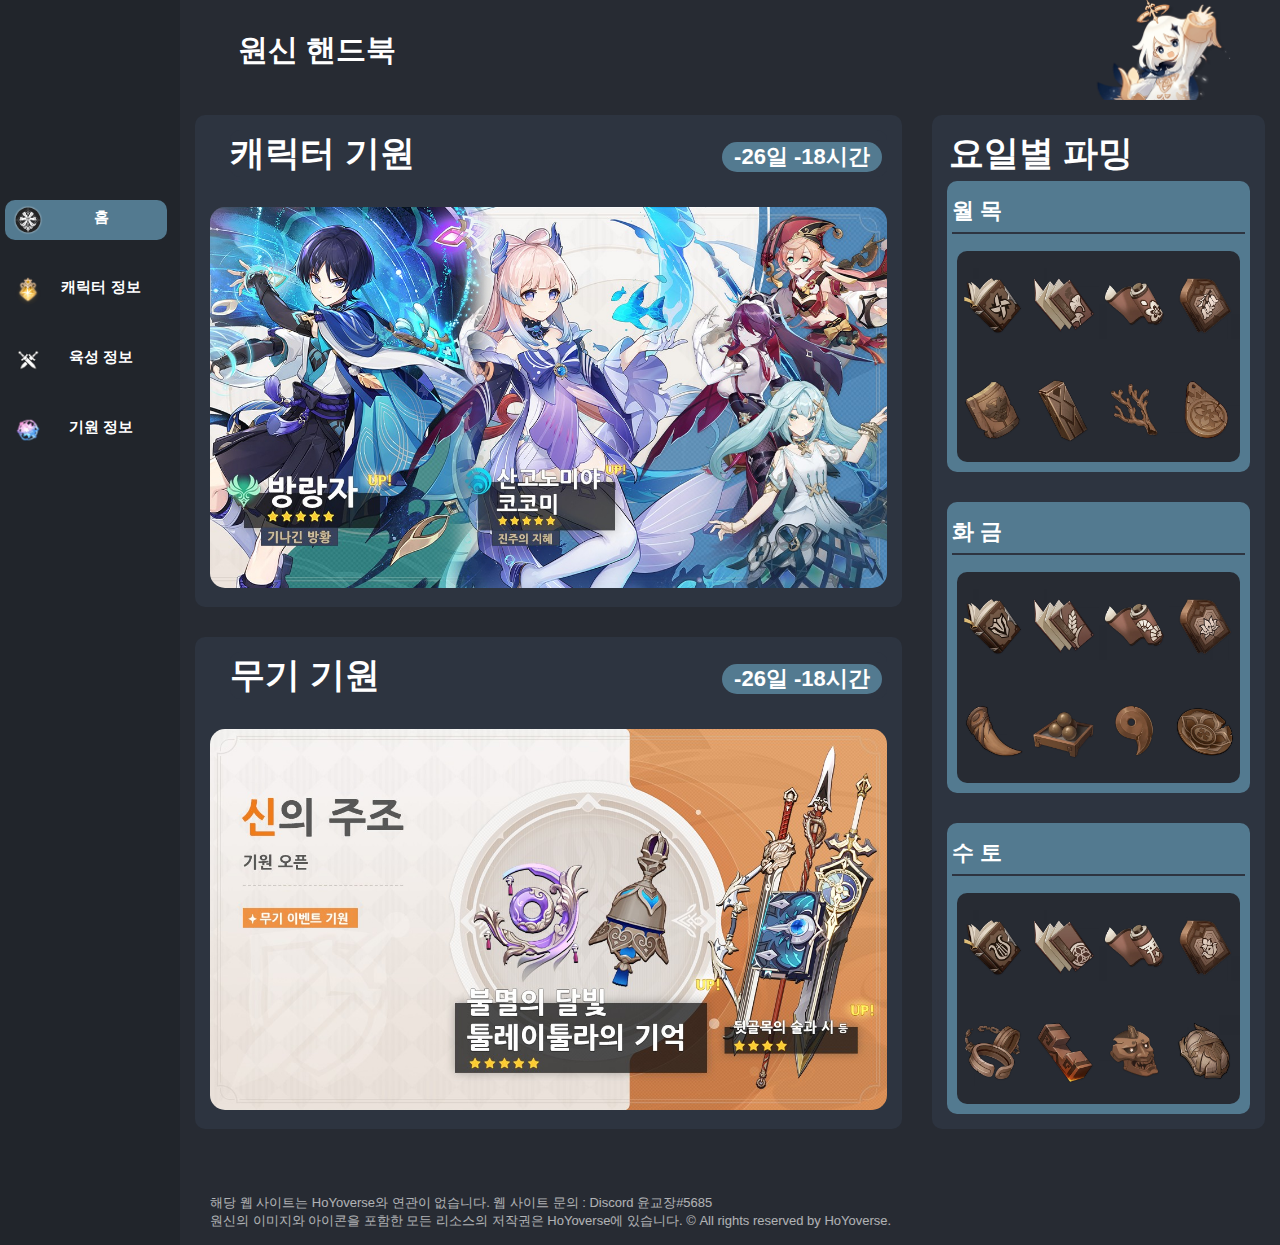
<file: index.html>
<!Doctype html>
<html>
<head>
  <title>원신 핸드북 - 홈</title>
  <meta charset="utf-8">
  <link rel="stylesheet" href="css\head_box_frame_style.css">
  <link rel="stylesheet" href="css\index_style.css">
  <link rel="icon" href="img/icon_chichi.png" type="image/x-icon" sizes="16x16">
  <script src="https://ajax.googleapis.com/ajax/libs/jquery/3.6.0/jquery.min.js"></script>
  <script type="text/javascript">
    $(function(){
       $(".head_box").load("head_box_frame.html");
       $(".list_box").load("list_box_frame.html");
       $(".tale_box").load("tale_box_frame.html");
     });
  </script>
  <!-- Global site tag (gtag.js) - Google Analytics -->
  <script async src="https://www.googletagmanager.com/gtag/js?id=UA-230692504-1"></script>
  <script>
    window.dataLayer = window.dataLayer || [];
    function gtag(){dataLayer.push(arguments);}
    gtag('js', new Date());

    gtag('config', 'UA-230692504-1');
  </script>



</head>
<body class="body">
  <div class="form">
    <div class="head_box">
    </div>
    <div class="list_box">
    </div>
    <div class="main_box">
      <div class="main_form">
        <div class="index_wish_box char">
          <div class="index_wish_box txt">
            캐릭터 기원
            <div class="index_wish_time" id="day_interval">1</div>
          </div>
          <div>
          </div>
          <div class="index_wish_img">
            <img id="wish_img_1">
        </div>
<!--        <div class="index_wish_img" id="wish_img_2">
          <img src="img/index/v2.61_char2.jpg">
      </div>
    -->
      </div>


      <div class="index_wish_box weapon">
        <div class="index_wish_box txt">
          무기 기원
          <div class="index_wish_time" id="day_interval1">1</div>
        </div>
        <div class="index_wish_img">
          <img id="wish_img_2">
      </div>
      </div>

      <div class="index_info_box">
        <div class="index_info_box_txt">
          요일별 파밍
        </div>
          <script src="js/index_info_box.js"></script>
      </div>

      </div>

  </div>

  <div class="tale_box">
  </div>

</body>

  <script src="js/index.js"></script>
</html>
</file>
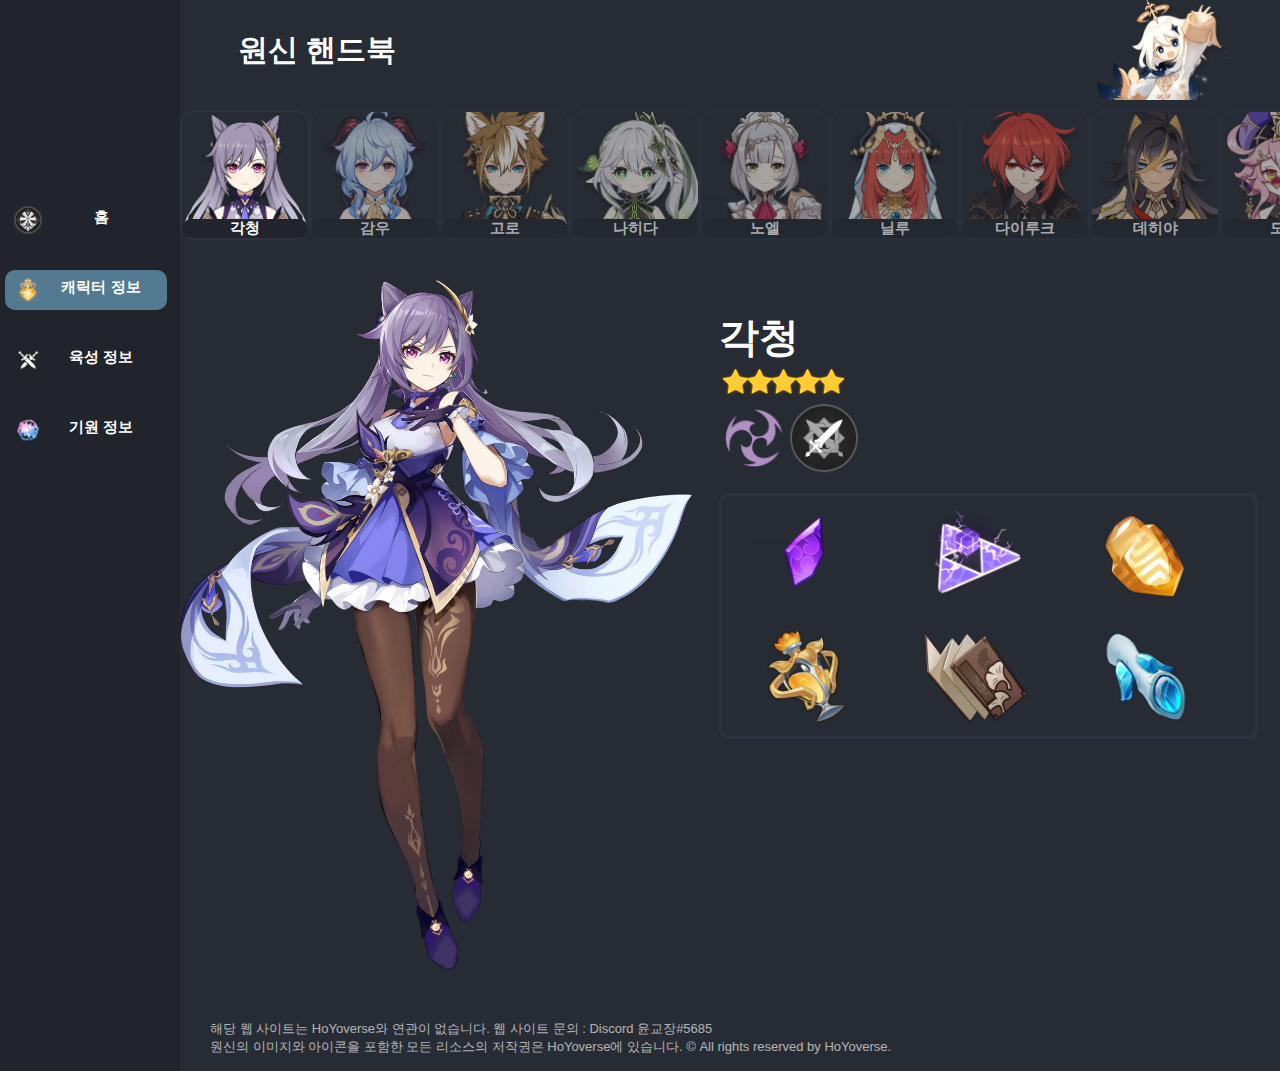
<file: char.html>
<!doctype html>
<html>
<head>
  <title>원신 핸드북- 캐릭터 정보</title>
  <meta charset="utf-8">
  <link rel="stylesheet" href="css\head_box_frame_style.css">
  <link rel="stylesheet" href="css\char_style.css">
  <link rel="icon" href="img/icon_chichi.png" type="image/x-icon" sizes="16x16">
  <script src="https://ajax.googleapis.com/ajax/libs/jquery/3.6.0/jquery.min.js"></script>
  <script type="text/javascript">
    $(function(){
       $(".head_box").load("head_box_frame.html");
       $(".list_box").load("list_box_frame.html");
       $(".tale_box").load("tale_box_frame.html");
     });
  </script>


  <!-- Global site tag (gtag.js) - Google Analytics -->
  <script async src="https://www.googletagmanager.com/gtag/js?id=UA-230692504-1"></script>
  <script>
    window.dataLayer = window.dataLayer || [];
    function gtag(){dataLayer.push(arguments);}
    gtag('js', new Date());

    gtag('config', 'UA-230692504-1');
  </script>

</head>
<body class="body">

  <div class="form">
    <div class="head_box">
    </div>
    <div class="list_box">
    </div>

    <div class="main_box">
      <div class="main_form">
        <div class="char_list_box">
        <script src="js/char_list_box.js"></script>

      </div>
    </div>
  </div>

  <div class="tale_box">
  </div>

</body>
</html>
</file>
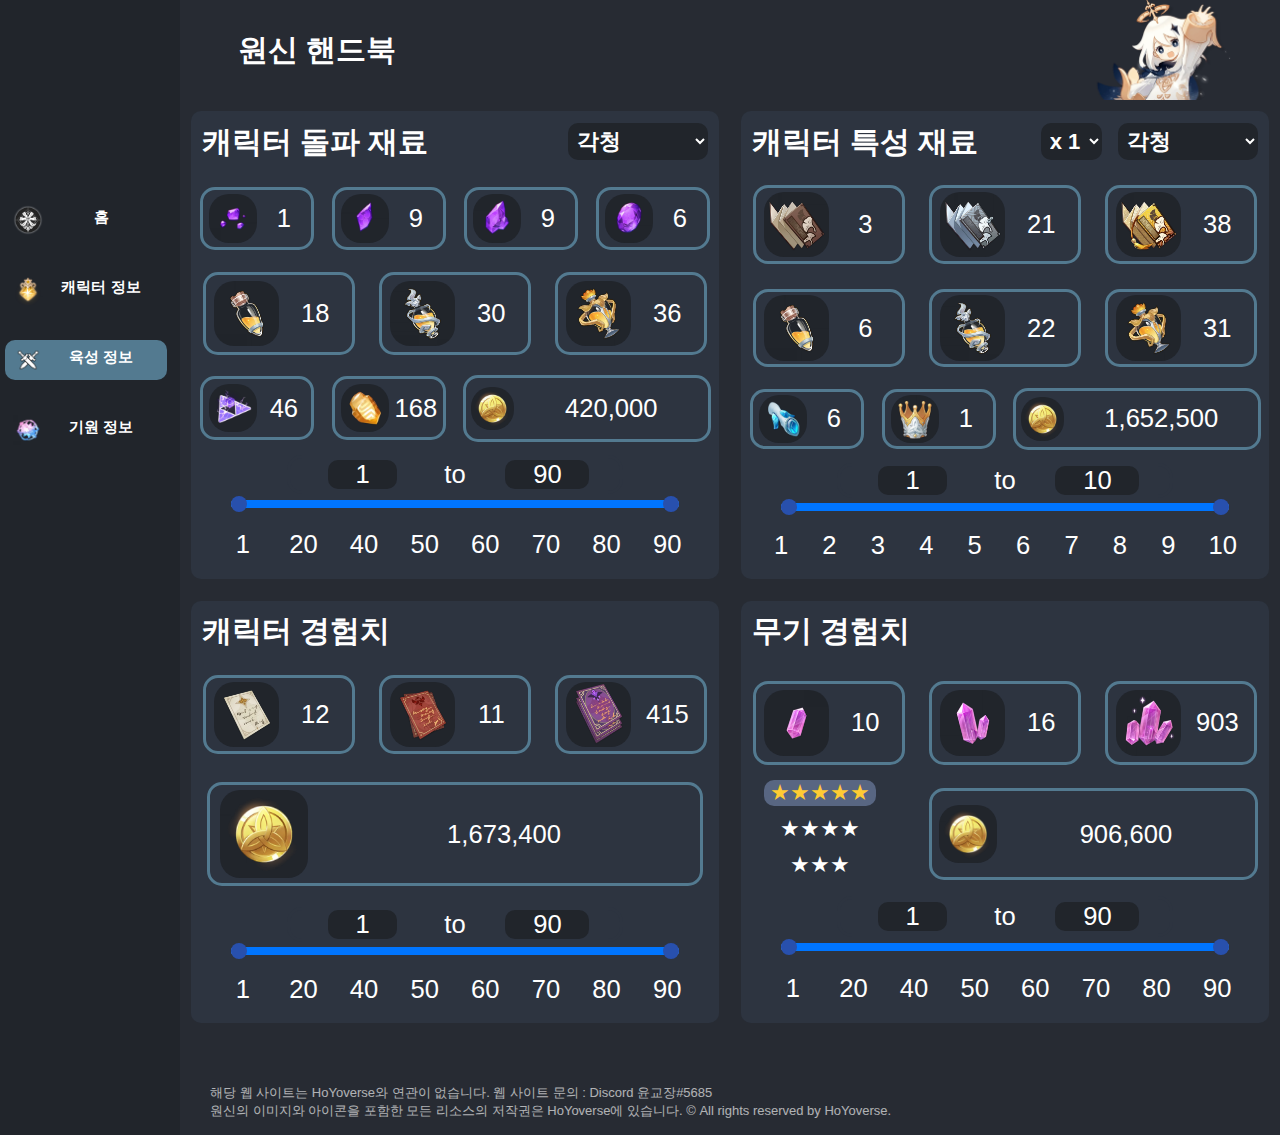
<file: info_promote.html>
<!doctype html>
<html>
<head>
  <title>원신 핸드북 - 육성 정보</title>
  <meta charset="utf-8">
  <link rel="stylesheet" href="css\head_box_frame_style.css">
  <link rel="stylesheet" href="css\damage_calculator_style.css">
  <link rel="icon" href="img/icon_chichi.png" type="image/x-icon" sizes="16x16">
  <script src="https://ajax.googleapis.com/ajax/libs/jquery/3.6.0/jquery.min.js"></script>
  <script type="text/javascript">
    $(function(){
       $(".head_box").load("head_box_frame.html");
       $(".list_box").load("list_box_frame.html");
       $(".tale_box").load("tale_box_frame.html");
     });
  </script>

  <!-- Global site tag (gtag.js) - Google Analytics -->
  <script async src="https://www.googletagmanager.com/gtag/js?id=UA-230692504-1"></script>
  <script>
    window.dataLayer = window.dataLayer || [];
    function gtag(){dataLayer.push(arguments);}
    gtag('js', new Date());

    gtag('config', 'UA-230692504-1');
  </script>


</head>
<body class="body">

  <div class="form">
    <div class="head_box">
    </div>
    <div class="list_box">
    </div>

    <div class="main_box">
      <div class="main_form">
        <div class="info_promote box" id="char_ascension_box">
        </div>
        <div class="info_promote box" id="char_skill_box">
        </div>
        <div class="info_promote box" id="char_box">
        </div>
        <div class="info_promote box" id="weapon_box">
        </div>
      </div>
    </div>

    <div class="tale_box">
    </div>
  </div>

</body>
<script src="js/info_promote_char_ascension_skill.js"></script>
<script src="js/info_promote_v2.js"></script>
<script src="js/info_promote_char_ascension_slider.js"></script>
<script src="js/info_promote_char_skill_slider.js"></script>
<script src="js/info_promote_char_exp_sliderv2.js"></script>
<script src="js/info_promote_weapon_exp_sliderv2.js"></script>
</html>
</file>
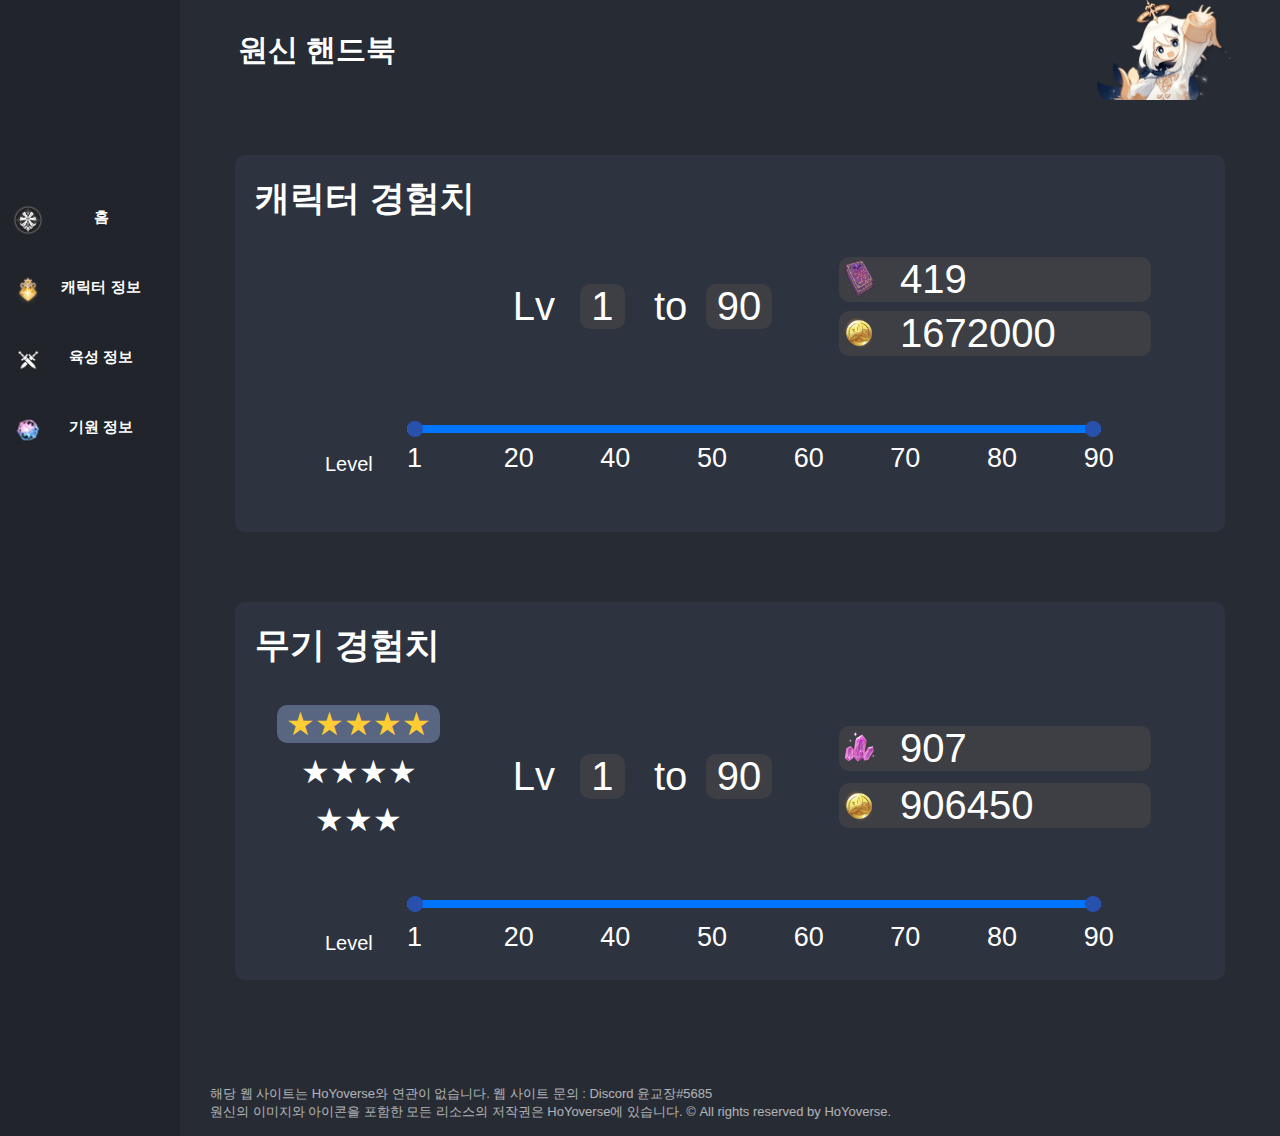
<file: info_promote_x.html>
<!doctype html>
<html>
<head>
  <title>원신 핸드북 - 육성정보</title>
  <meta charset="utf-8">
  <link rel="stylesheet" href="css\head_box_frame_style.css">
  <link rel="stylesheet" href="css\info_promote_style.css">
  <link rel="icon" href="img/icon_chichi.png" type="image/x-icon" sizes="16x16">
  <script src="https://ajax.googleapis.com/ajax/libs/jquery/3.6.0/jquery.min.js"></script>
  <script type="text/javascript">
    $(function(){
       $(".head_box").load("head_box_frame.html");
       $(".list_box").load("list_box_frame.html");
       $(".tale_box").load("tale_box_frame.html");
     });
  </script>

</head>
<body class="body">

  <div class="form">
    <div class="head_box">
    </div>
    <div class="list_box">
    </div>

    <div class="main_box">
      <div class="main_form">

<!--                     캐릭터 정보                -->
      <div class="info_promote char_exp">
        <div class="info_promote txt">캐릭터 경험치</div>
        <div class="info_promote_char_exp_box1">
                    <div></div>
          <div class="info_promote_table char_exp Lv">
            <div class="info_promote_table char_exp txt">
            <div>&nbspLv&nbsp</div>
            <div class="info_promote_char_exp_table_txt1" id="char_exp_level_x">&nbsp1&nbsp</div>
            <div>&nbspto&nbsp</div>
            <div class="info_promote_char_exp_table_txt1"  id="char_exp_level_y">&nbsp90&nbsp</div>
          </div>
          </div>

          <div class="info_promote_char_exp_table">

            <div class="info_promote_table char_exp">
              <img class="info_promote_icon" id="info_promote_icon_exp_book" src="img\info_promote\icon_exp_book.webp" >
              <div class="info_promote_char_exp_table_txt2"  id="char_exp_need_book">&nbsp419&nbsp</div>
            </div>
            <div class="info_promote_table char_exp">
              <img class="info_promote_icon" id="info_promote_icon_mora" src="img\info_promote\icon_mora.webp">
              <div class="info_promote_char_exp_table_txt2"  id="char_exp_need_mora">&nbsp1672000&nbsp</div>
            </div>

          </div>

        <div class="info_promote_char_exp_box2">
          <div></div>
          <div class="info_promote_char_exp_slider_box">
          <input type="range" class="info_promote_char_exp_slider" id="char_exp_slider" min="0" max="7" value="7" step="1" list="slider_datalist"/>
          <input type="range" class="info_promote_char_exp_slider1" id="char_exp_slider1" min="0" max="7" value="0" step="1" list="slider_datalist"/>
          <div></div>
          <div class="info_promote_char_exp_slider_track">
            <div class="info_promote_char_exp_slider_range"></div>
            <div class="info_promote_char_exp_slider_thumb" id="num1"></div>
            <div class="info_promote_char_exp_slider_thumb" id="num2"></div>
          </div>
          </div>


          <div class="info_promote_char_exp_box_txt">Level</div>
        <datalist class="info_promote_char_exp_slider_datalist" id="slider_datalist">
          <option value="1" label="1"></option>
          <option value="20" label="20"></option>
          <option value="40" label="40"></option>
          <option value="50" label="50"></option>
          <option value="60" label="60"></option>
          <option value="70" label="70"></option>
          <option value="80" label="80"></option>
          <option value="90" label="90"></option>
        </datalist>
          </div>
        </div>
      </div>

      <!-- 중간 빈칸-->
      <div></div>

<!--                     무기 정보                -->
      <div class="info_promote weapon_exp">
        <div class="info_promote txt">무기 경험치</div>
        <div class="info_promote_weapon_exp_box1">
          <div class="info_promote_weapon_exp_button_set">
            <input type="radio" name="radio1" id="weapon_star_5" checked="checked" value="2" onclick="thum_move(this);">
            <label class="info_promote_weapon_exp_label" for="weapon_star_5">&nbsp★★★★★&nbsp</label>
            <input type="radio" name="radio1" id="weapon_star_4" value="1"  onclick="thum_move(this);">
            <label class="info_promote_weapon_exp_label" for="weapon_star_4">&nbsp&nbsp★★★★&nbsp&nbsp</label>
            <input type="radio" name="radio1" id="weapon_star_3" value="0"  onclick="thum_move(this);">
            <label class="info_promote_weapon_exp_label" for="weapon_star_3">&nbsp&nbsp&nbsp★★★&nbsp&nbsp&nbsp</label>
          </div>
          <div class="info_promote_table char_exp Lv">
            <div class="info_promote_table char_exp txt">
            <div>&nbspLv&nbsp</div>
            <div class="info_promote_char_exp_table_txt1" id="weapon_exp_level_x">&nbsp1&nbsp</div>
            <div>&nbspto&nbsp</div>
            <div class="info_promote_char_exp_table_txt1"  id="weapon_exp_level_y">&nbsp90&nbsp</div>
          </div>
          </div>
          <div class="info_promote_char_exp_table">

            <div class="info_promote_table char_exp">
              <img class="info_promote_icon" id="info_promote_icon_exp_book" src="img\info_promote\icon_exp_weapon.webp" >
              <div class="info_promote_char_exp_table_txt2"  id="weapon_exp_need_ore">&nbsp907&nbsp</div>
            </div>
            <div class="info_promote_table char_exp">
              <img class="info_promote_icon" id="info_promote_icon_mora" src="img\info_promote\icon_mora.webp">
              <div class="info_promote_char_exp_table_txt2"  id="weapon_exp_need_mora">&nbsp906450&nbsp</div>
            </div>

          </div>
          <div class="info_promote_weapon_exp_box2">
            <div></div>
            <div class="info_promote_weapon_exp_slider_box">
            <input type="range" class="info_promote_weapon_exp_slider" id="weapon_exp_slider" min="0" max="7" value="7" step="1" list="slider_datalist1"/>
            <input type="range" class="info_promote_weapon_exp_slider1" id="weapon_exp_slider1" min="0" max="7" value="0" step="1" list="slider_datalist1"/>
            <div></div>
            <div class="info_promote_weapon_exp_slider_track">
              <div class="info_promote_weapon_exp_slider_range"></div>
              <div class="info_promote_weapon_exp_slider_thumb" id="weapon_num1"></div>
              <div class="info_promote_weapon_exp_slider_thumb" id="weapon_num2"></div>
            </div>
            </div>


            <div class="info_promote_weapon_exp_box_txt">Level</div>
          <datalist class="info_promote_weapon_exp_slider_datalist" id="slider_datalist1">
            <option value="1" label="1"></option>
            <option value="20" label="20"></option>
            <option value="40" label="40"></option>
            <option value="50" label="50"></option>
            <option value="60" label="60"></option>
            <option value="70" label="70"></option>
            <option value="80" label="80"></option>
            <option value="90" label="90"></option>
          </datalist>
          </div>
        </div>

      </div>
    </div>
  </div>


    <div class="tale_box">
    </div>

  </div>
  <script src="js/info_promote_char_exp_slider.js"></script>
  <script src="js/info_promote_weapon_exp_slider.js"></script>
</body>
</html>
</file>
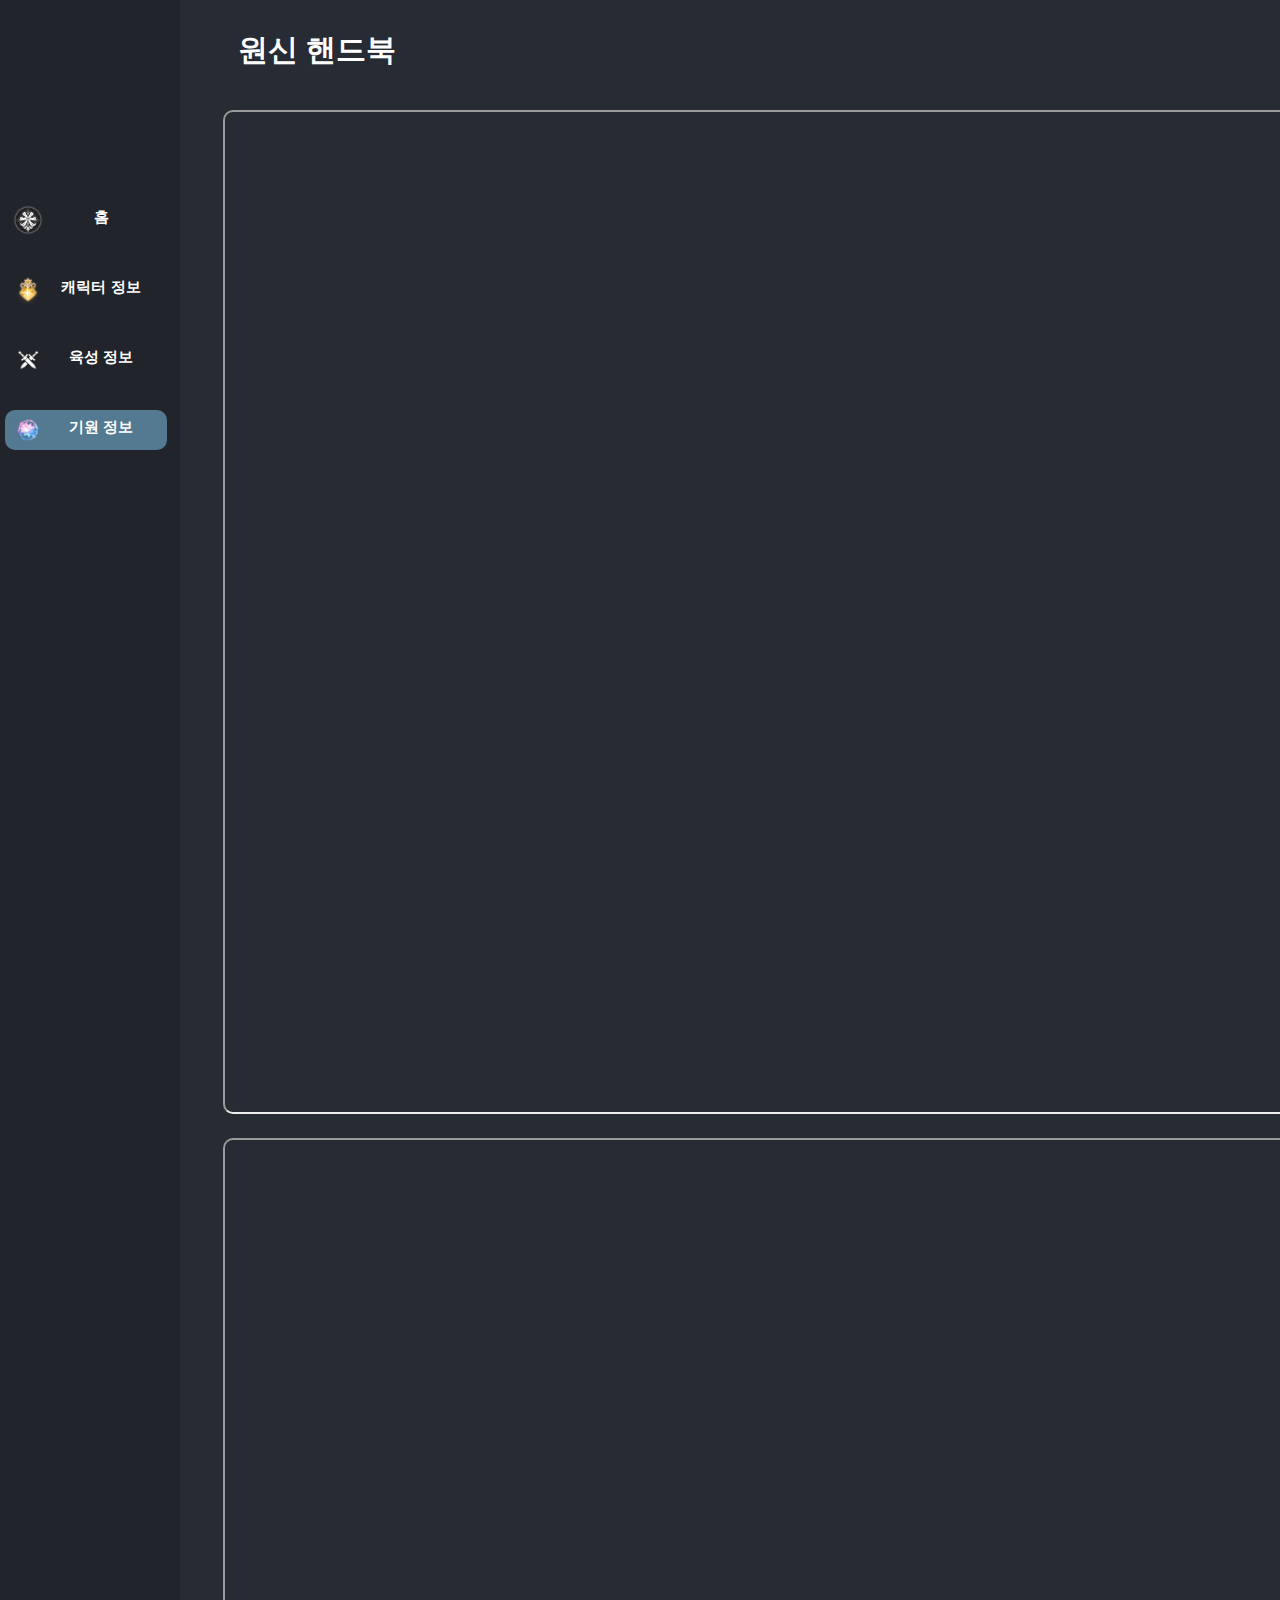
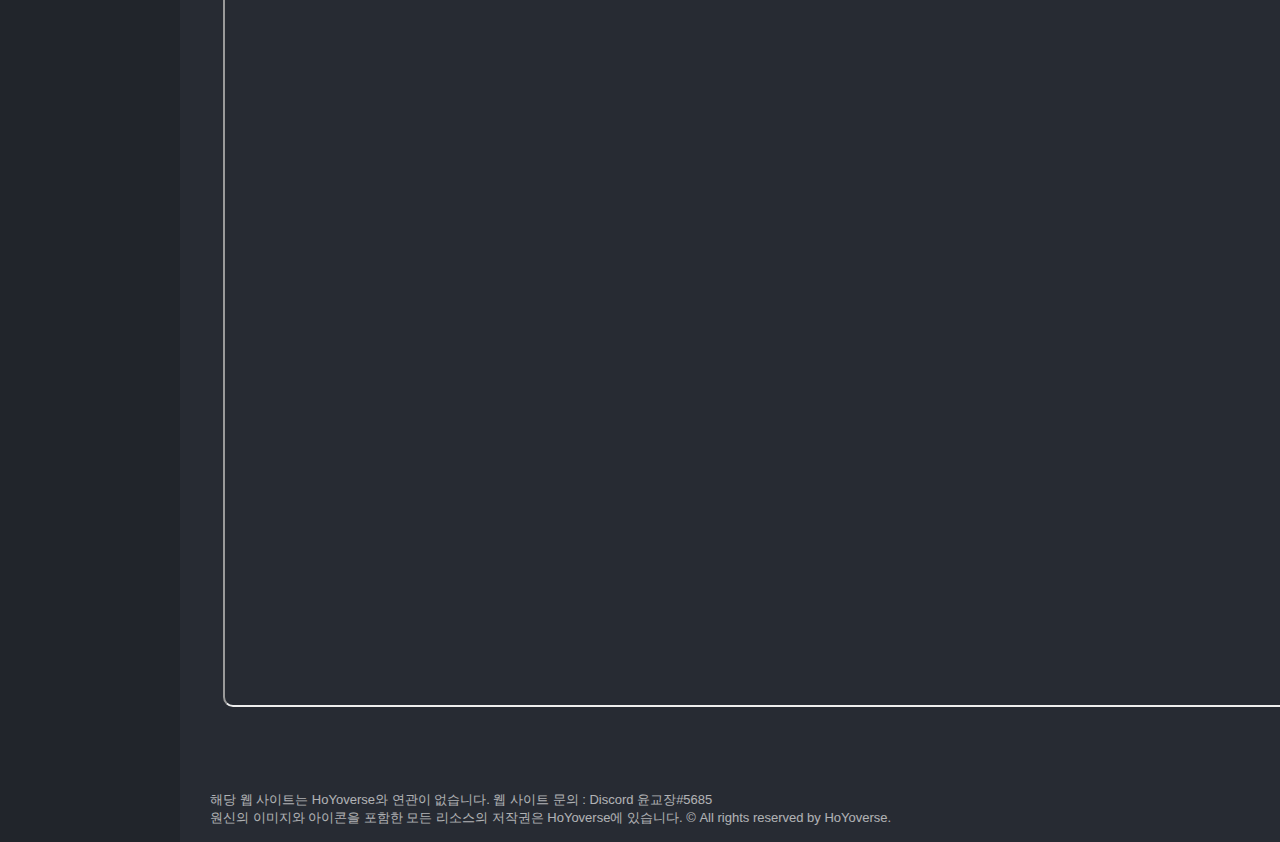
<file: info_wish.html>
<!doctype html>
<html>
<head>
  <title>원신 핸드북 - 기원 정보</title>
  <meta charset="utf-8">
  <link rel="stylesheet" href="css\head_box_frame_style.css">
  <link rel="stylesheet" href="css\info_wish_style.css">
  <link rel="icon" href="img/icon_chichi.png" type="image/x-icon" sizes="16x16">
  <script src="https://ajax.googleapis.com/ajax/libs/jquery/3.6.0/jquery.min.js"></script>
  <script type="text/javascript">
    $(function(){
       $(".head_box").load("head_box_frame.html");
       $(".list_box").load("list_box_frame.html");
       $(".tale_box").load("tale_box_frame.html");
     });
  </script>

  <!-- Global site tag (gtag.js) - Google Analytics -->
  <script async src="https://www.googletagmanager.com/gtag/js?id=UA-230692504-1"></script>
  <script>
    window.dataLayer = window.dataLayer || [];
    function gtag(){dataLayer.push(arguments);}
    gtag('js', new Date());

    gtag('config', 'UA-230692504-1');
  </script>


</head>
<body class="body">

  <div class="form">
    <div class="head_box">
    </div>
    <div class="list_box">
    </div>

    <div class="main_box">
      <div class="main_form">
        <div class="info_wish sheet_form">
          <iframe class="info_sheet char" src="https://docs.google.com/spreadsheets/d/e/2PACX-1vRz8cWkNCH5SZSJ66wL_8LnMUcZe5x6YuXgTAOw6ZqhQFg-CKDDZfmYG9wgrPXW-QxS87W8QbbsN-58/pubhtml?widget=true&amp;headers=false"></iframe>
        </div>
        <div class="info_wish sheet_form">
          <iframe class="info_sheet weapon" src="https://docs.google.com/spreadsheets/d/e/2PACX-1vQ_dkh8l9x_eqAdW0mpZ2hcok2n1VPLnvltr2bF8t9HriHMqYDYc_PiONVsTFxwZNky_y6juBDOu1IE/pubhtml?widget=true&amp;headers=false"></iframe>
        </div>

      </div>
    </div>


      <div class="tale_box">
      </div>

  </div>

</body>
</html>
</file>
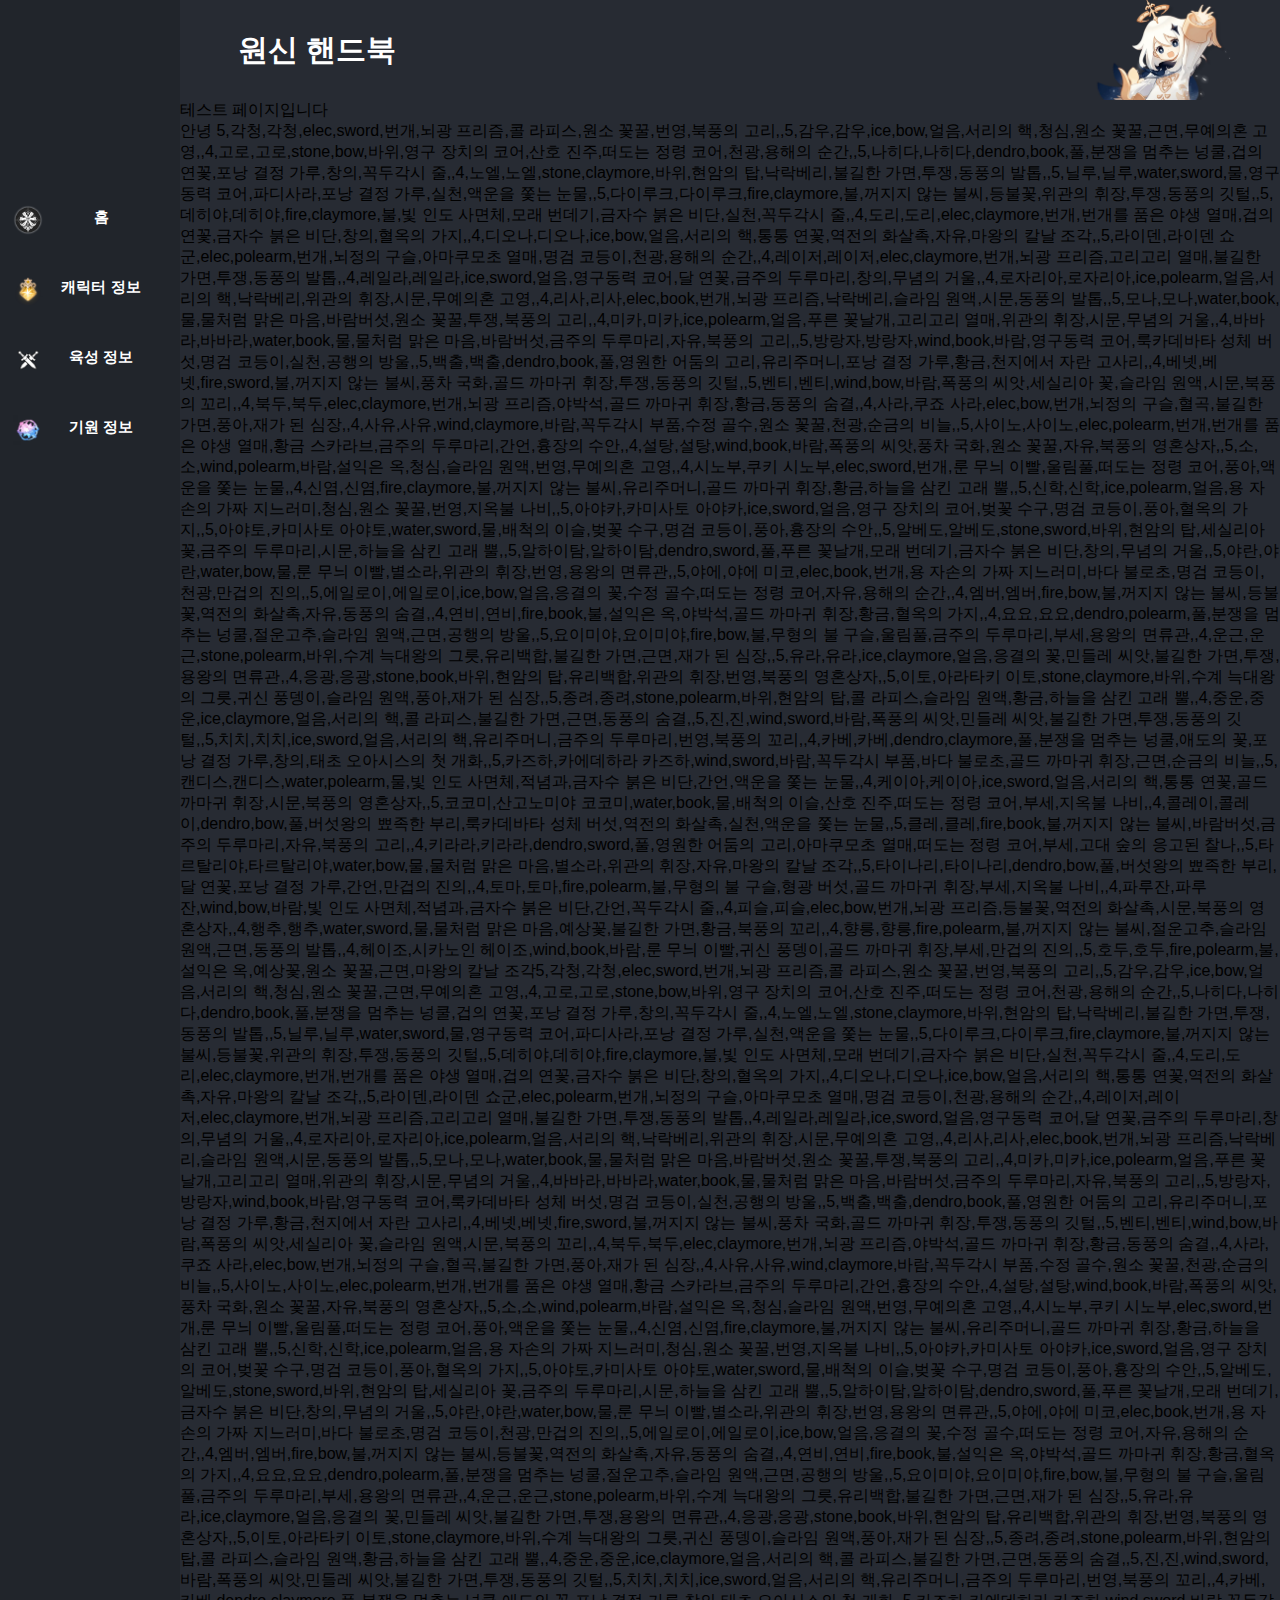
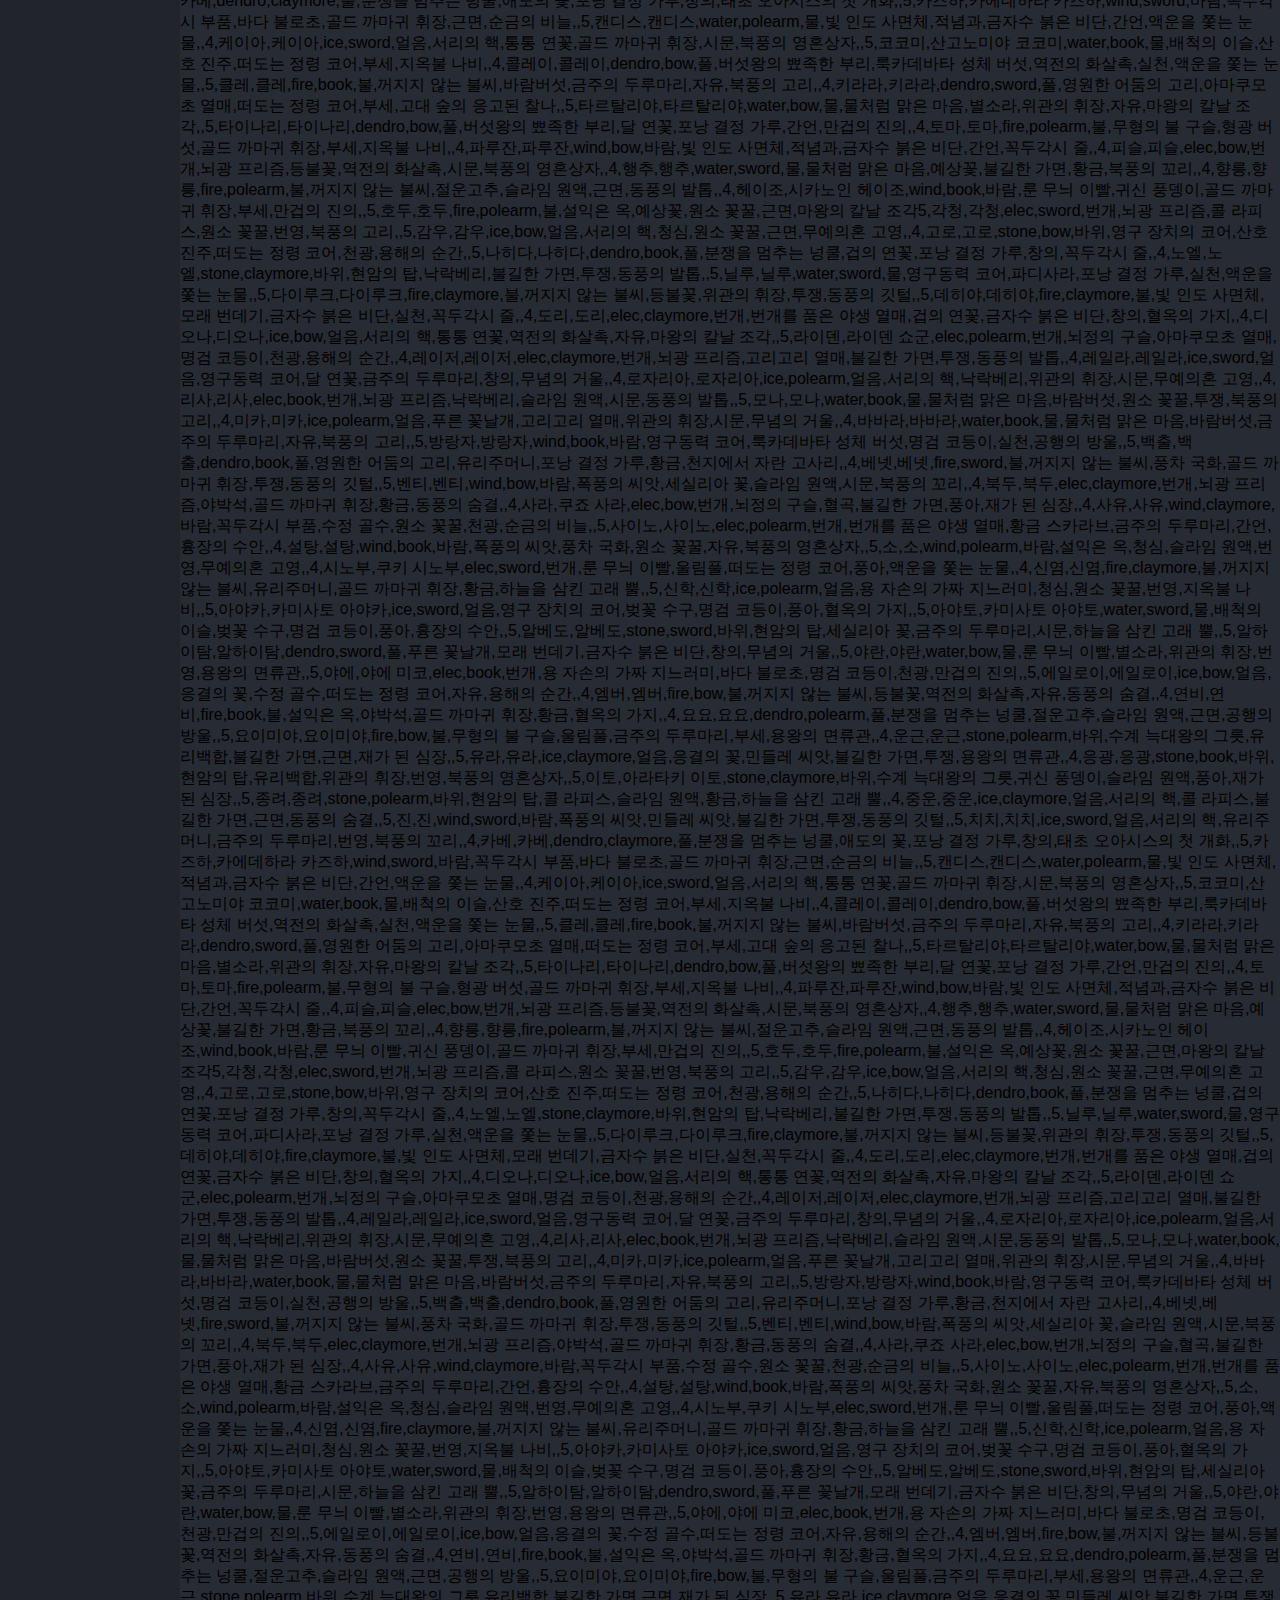
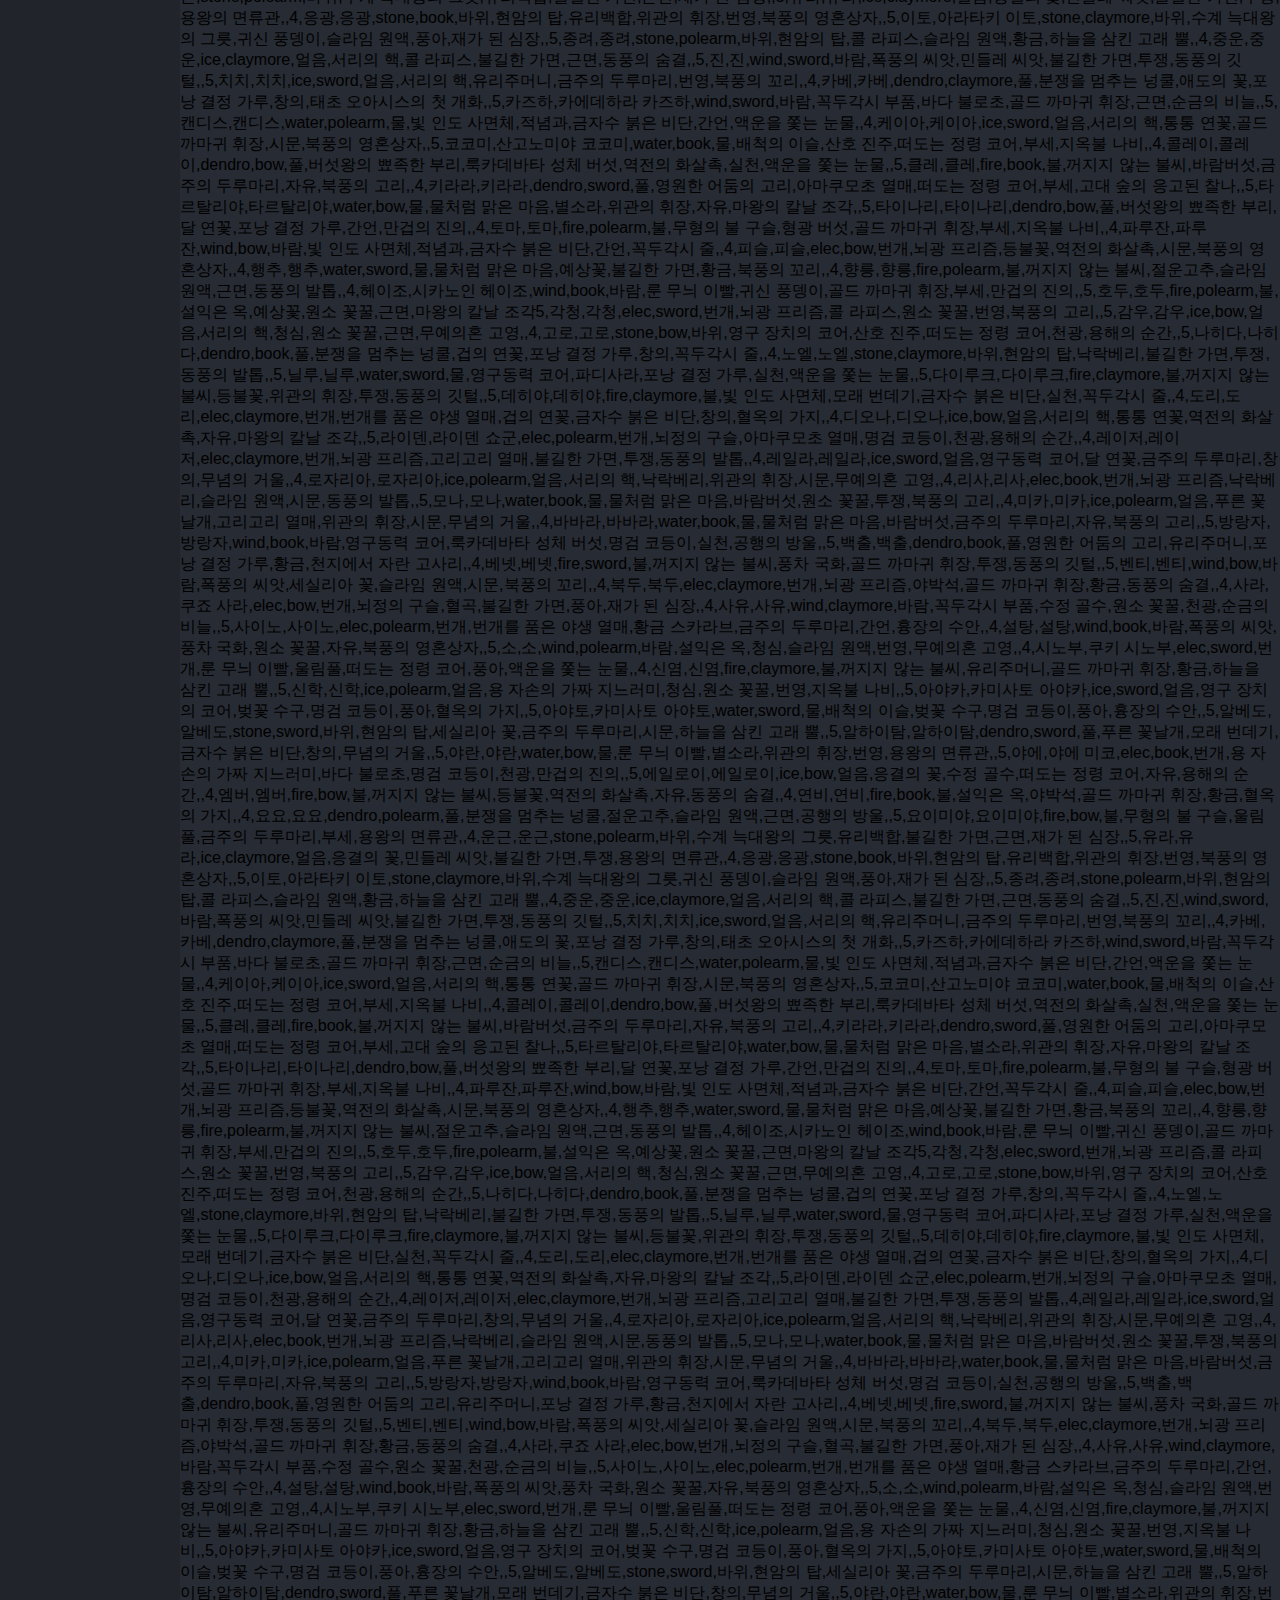
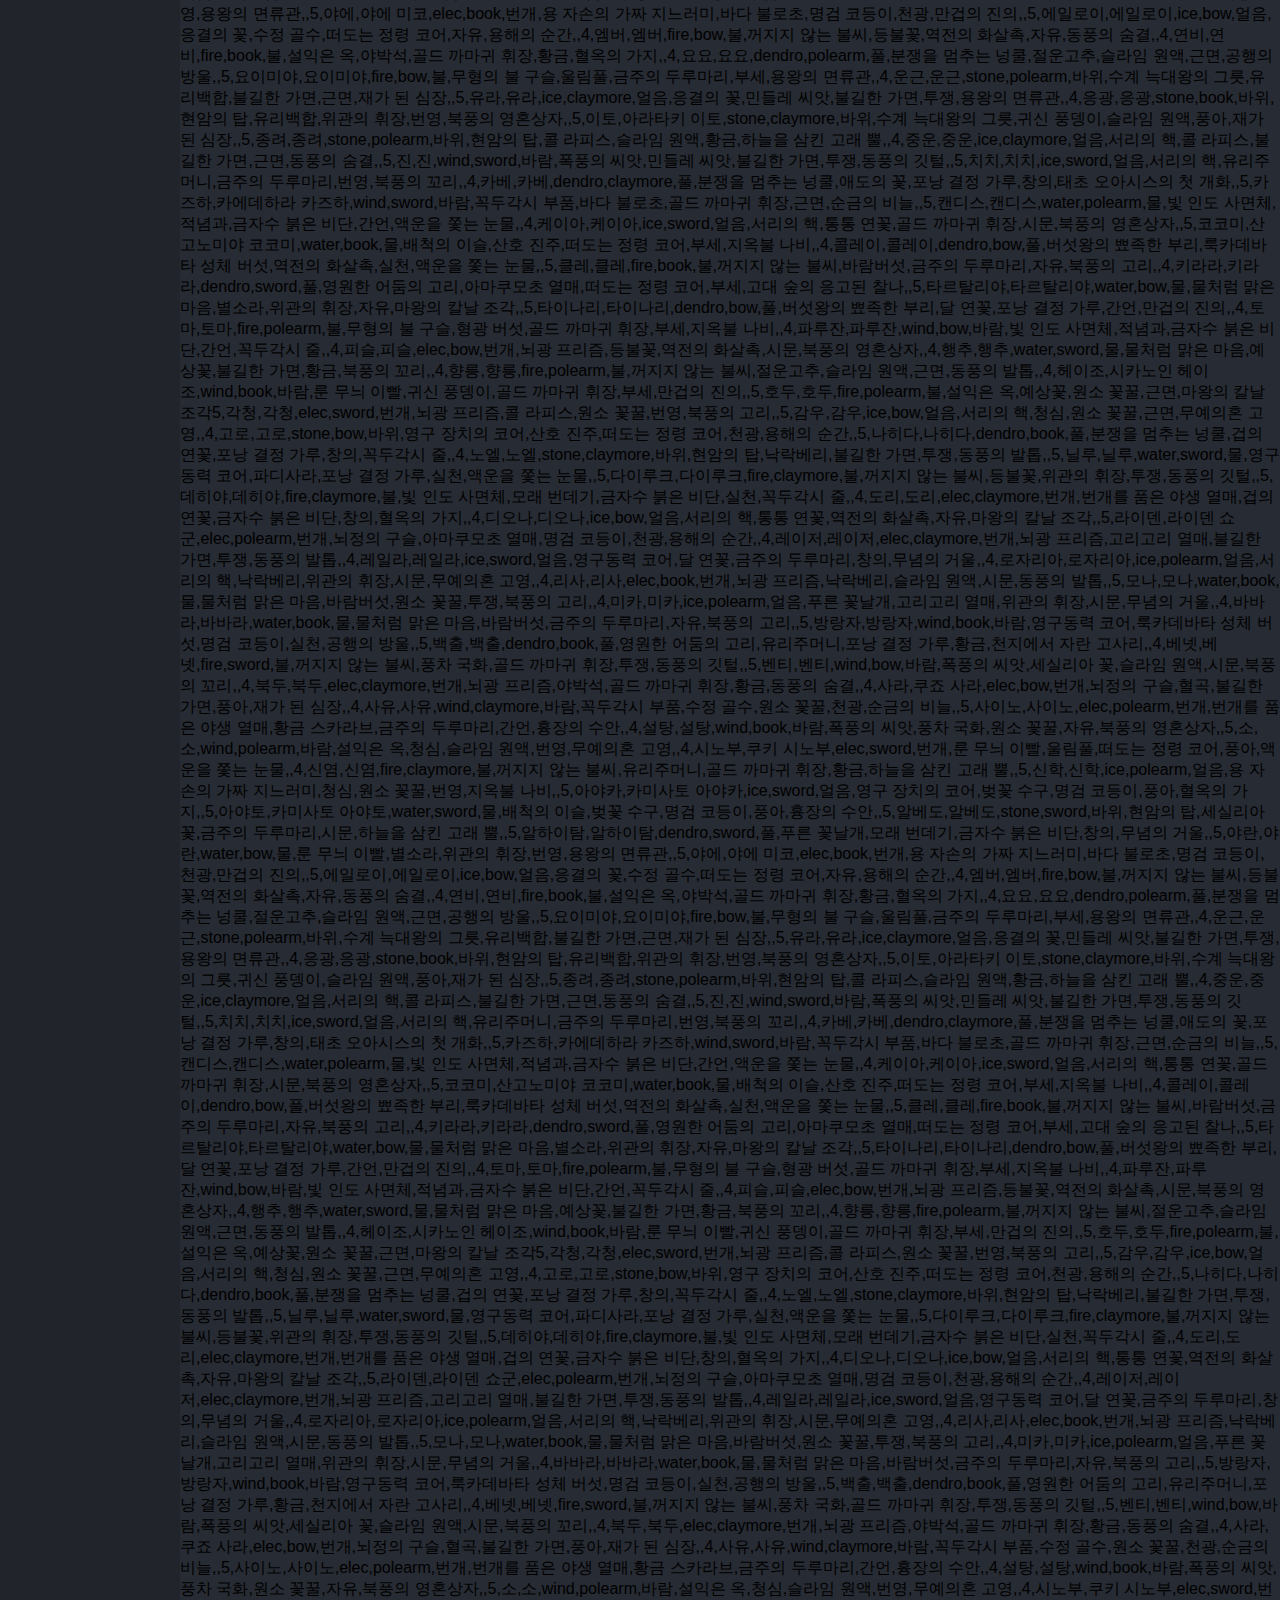
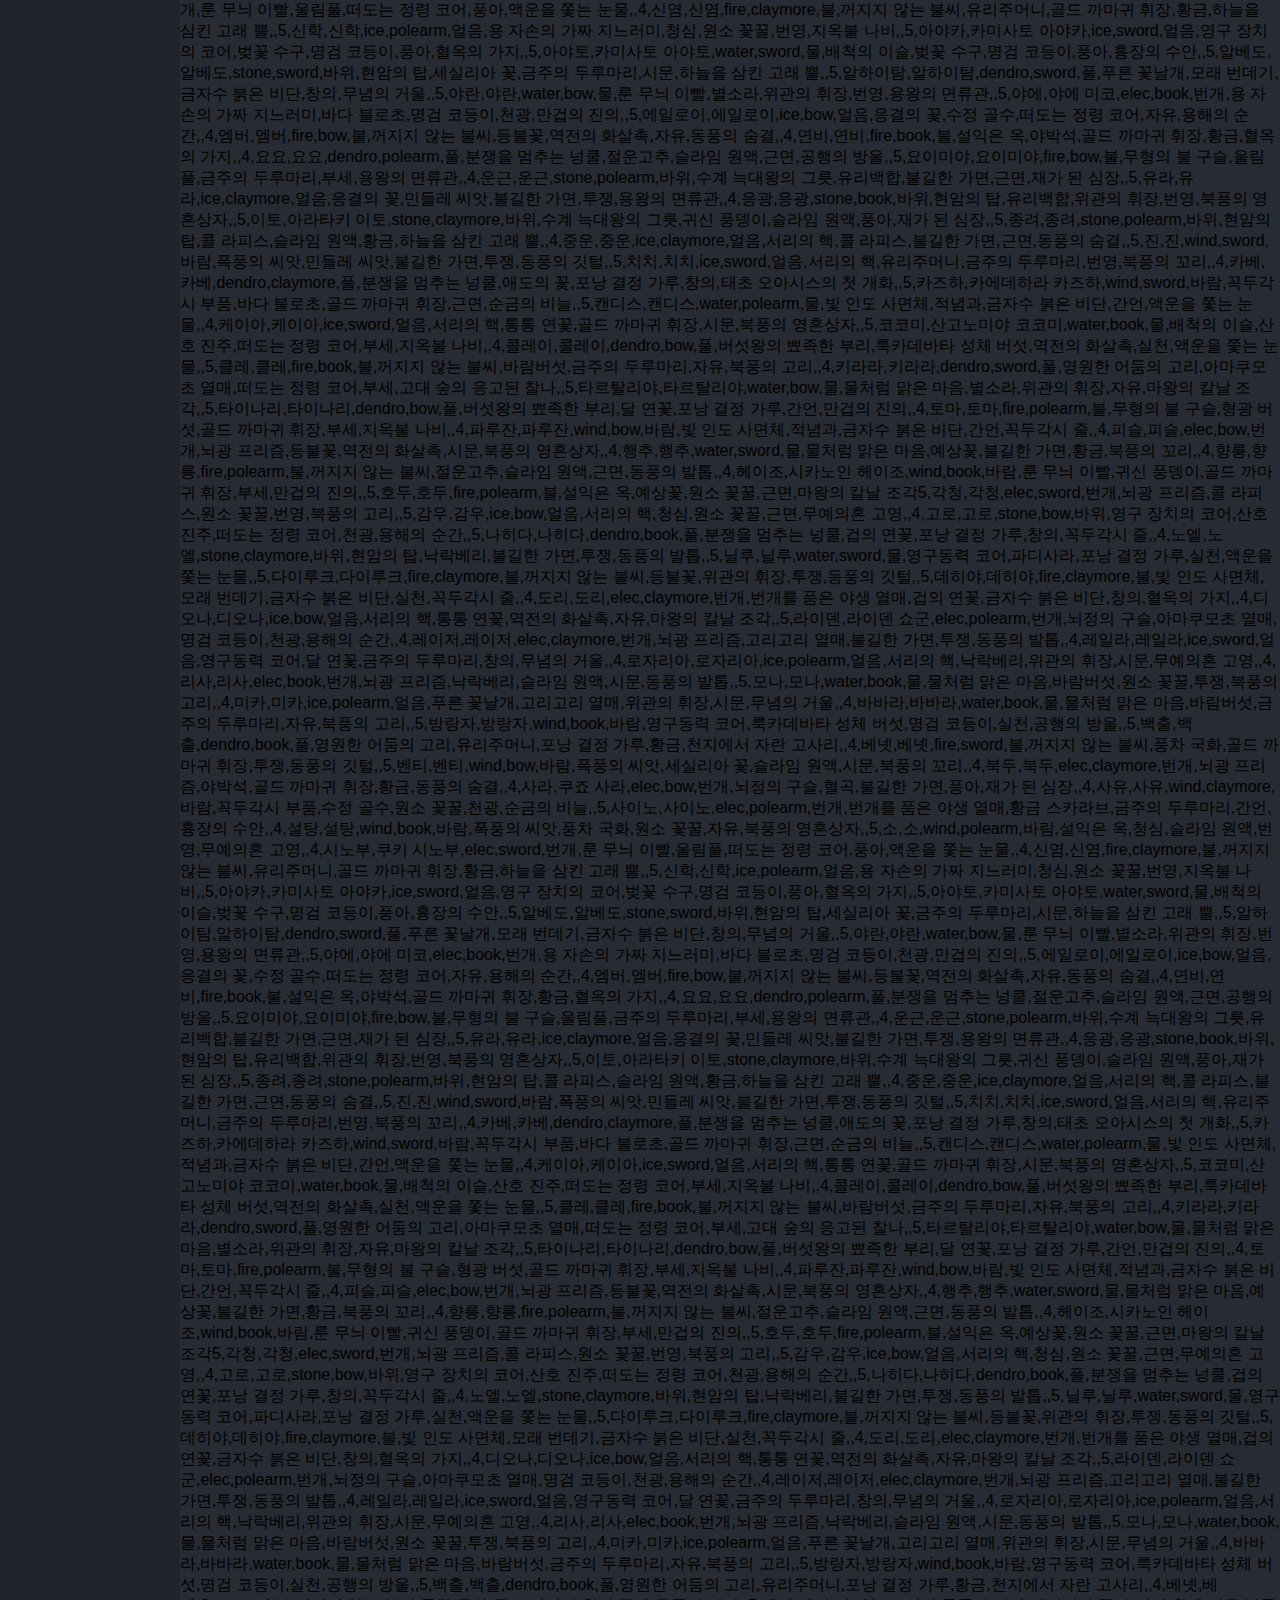
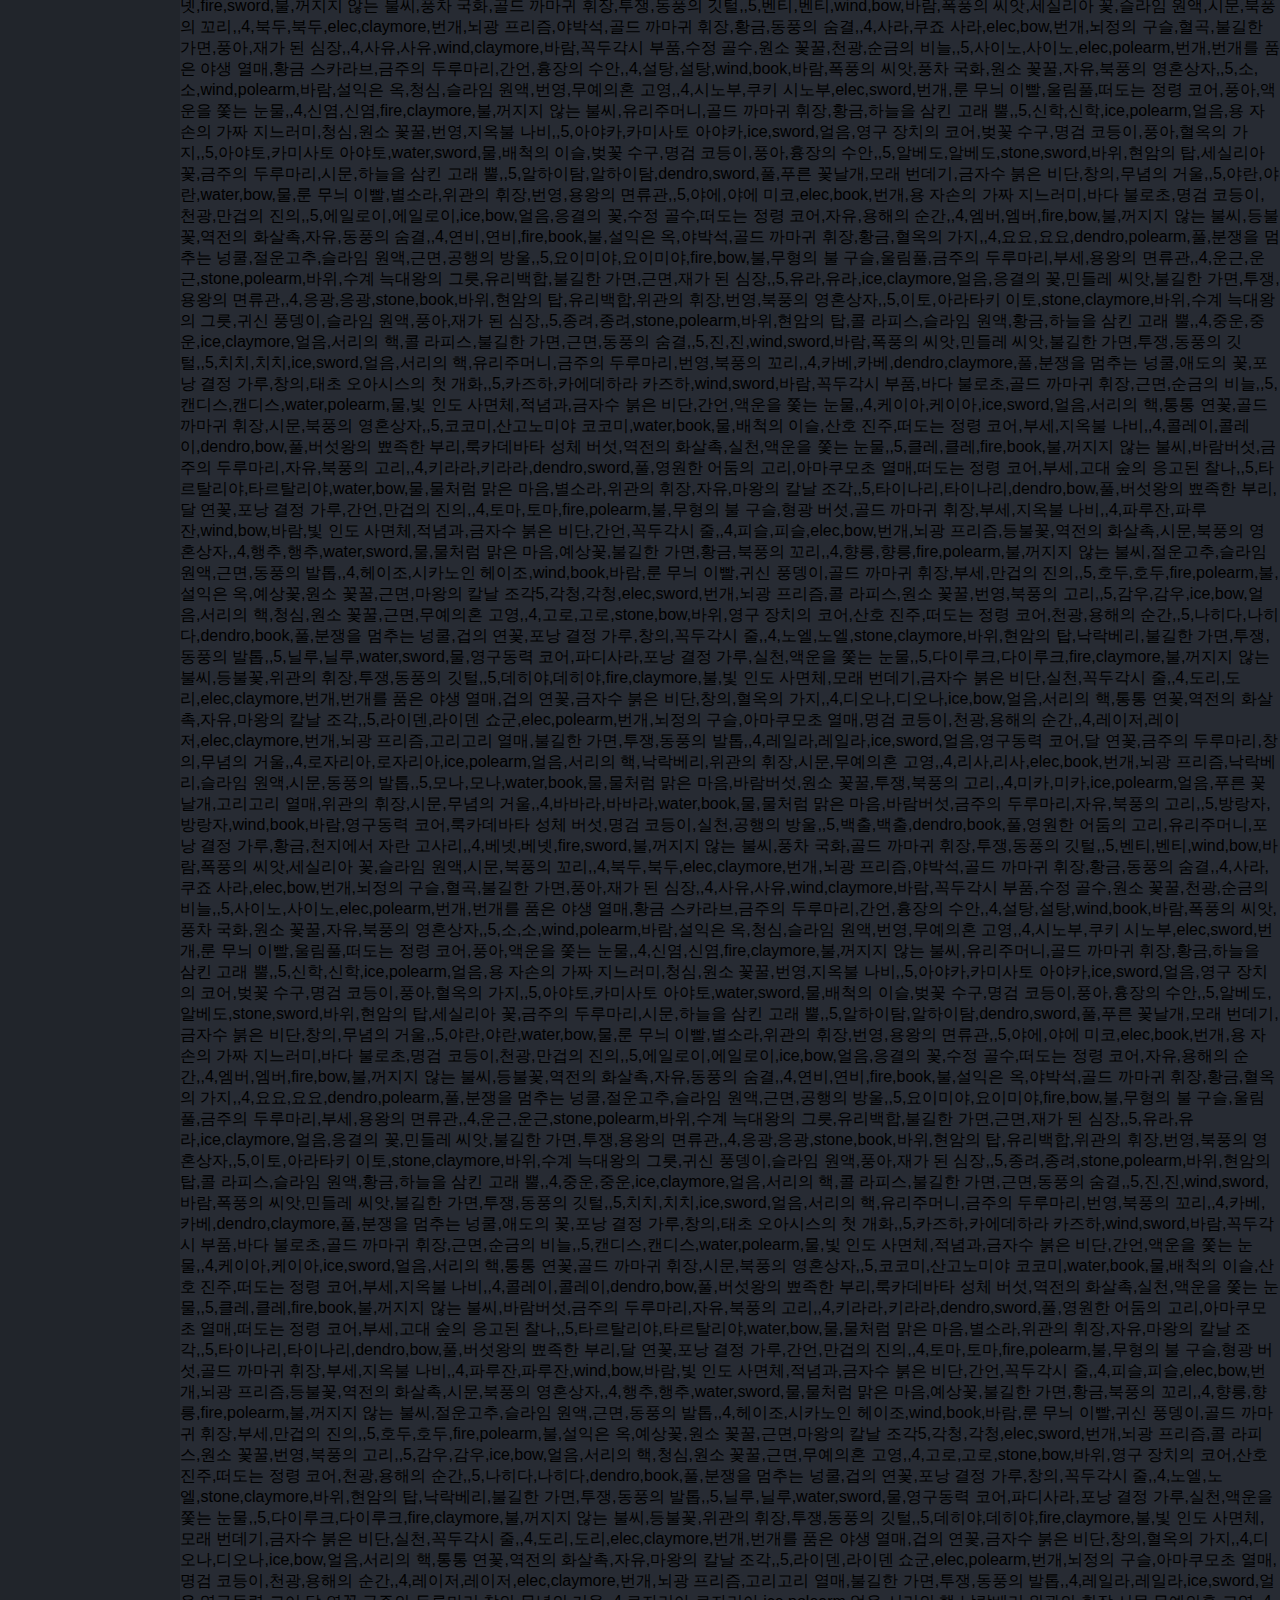
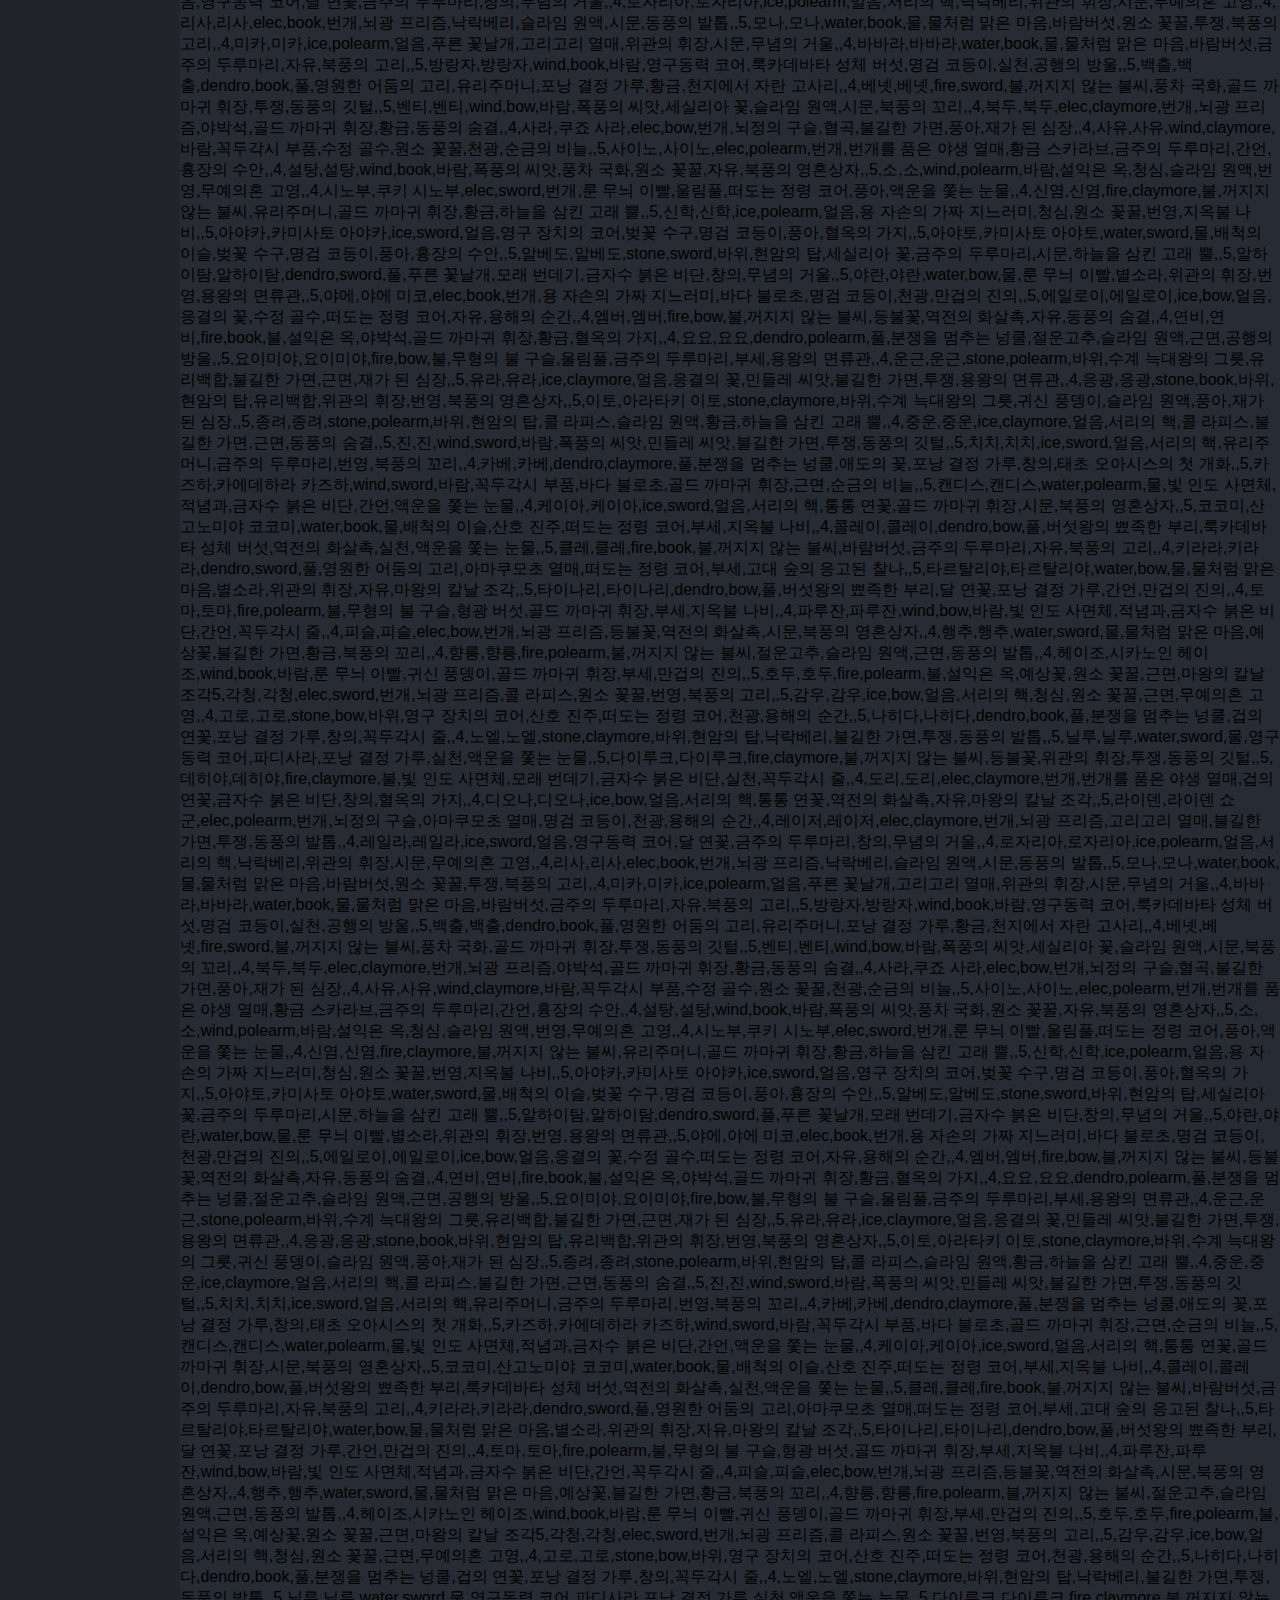
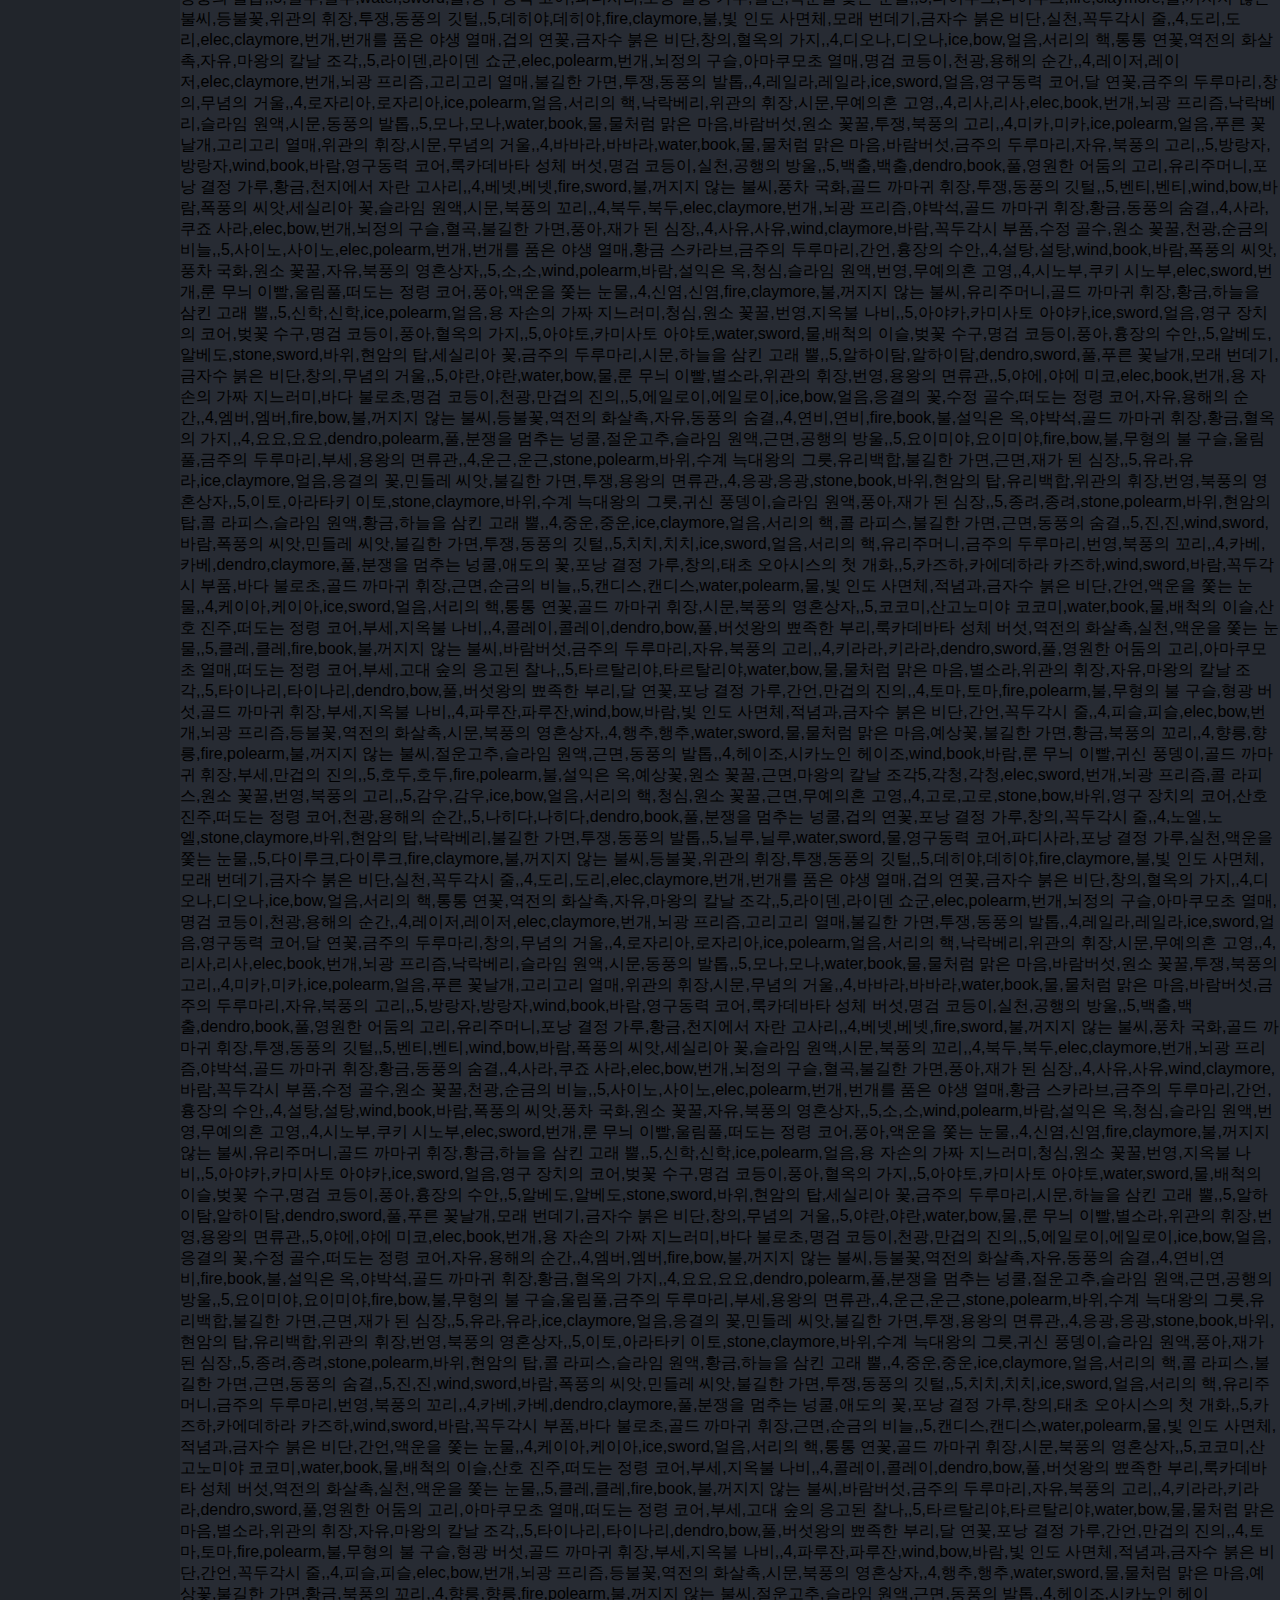
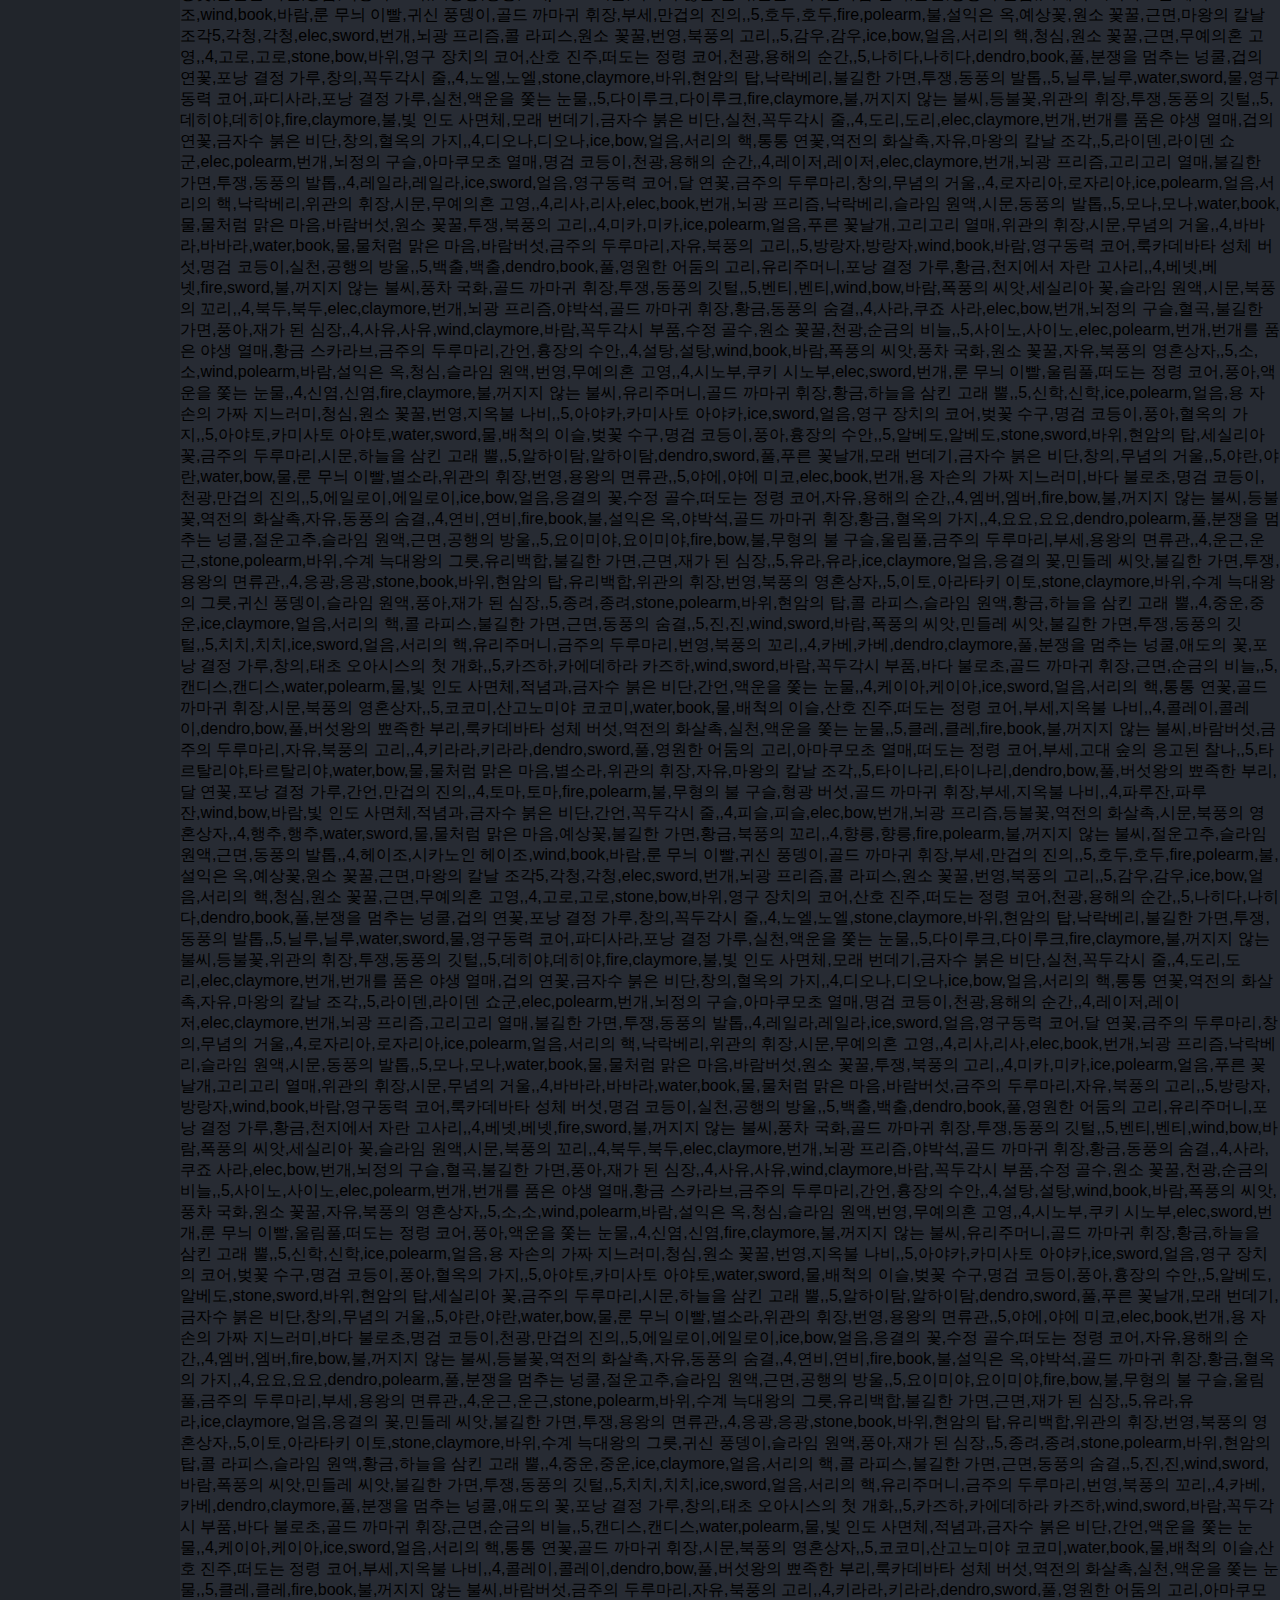
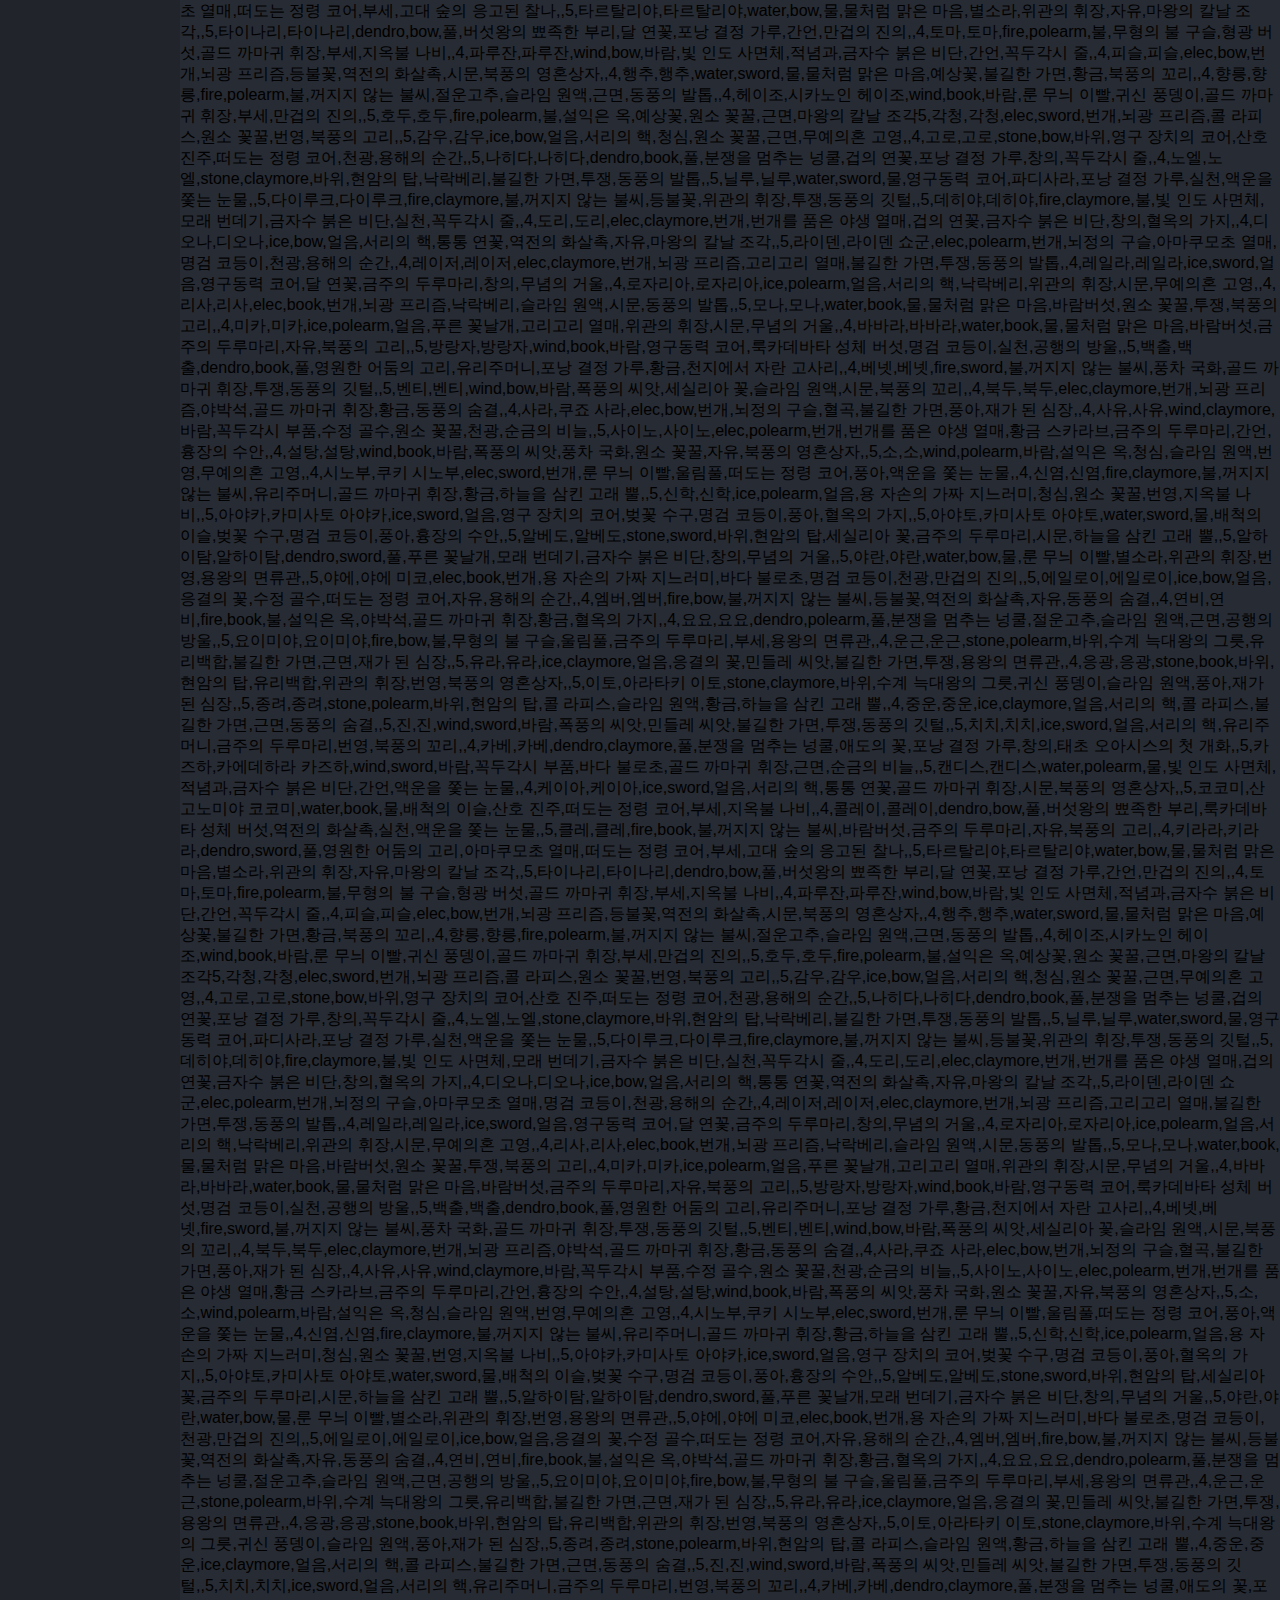
<file: testpage.html>
<!Doctype html>
<html>
<head>
  <title>원신 핸드북 - 테스트 페이지</title>
  <meta charset="utf-8">
  <link rel="stylesheet" href="css\head_box_frame_style.css">
  <link rel="icon" href="img/icon_chichi.png" type="image/x-icon" sizes="16x16">
  <script src="https://ajax.googleapis.com/ajax/libs/jquery/3.6.0/jquery.min.js"></script>
  <script type="text/javascript">
    $(function(){
       $(".head_box").load("head_box_frame.html");
       $(".list_box").load("list_box_frame.html");
       $(".tale_box").load("tale_box_frame.html");
     });
  </script>
  <!-- Global site tag (gtag.js) - Google Analytics -->
  <script async src="https://www.googletagmanager.com/gtag/js?id=UA-230692504-1"></script>
  <script>
    window.dataLayer = window.dataLayer || [];
    function gtag(){dataLayer.push(arguments);}
    gtag('js', new Date());

    gtag('config', 'UA-230692504-1');
  </script>



</head>
<body class="body">
  <div class="form">
    <div class="head_box">
    </div>
    <div class="list_box">
    </div>
    <div class="main_box">
      <div class="main_form">

        <div class="testpage_form">
          테스트 페이지입니다
          <div class="testpage_box" id="test_div">
            1
            </div>
          </div>

      </div>

  </div>

  <div class="tale_box">
  </div>

</body>
  <script src="js/test.js"></script>
</html>
</file>
